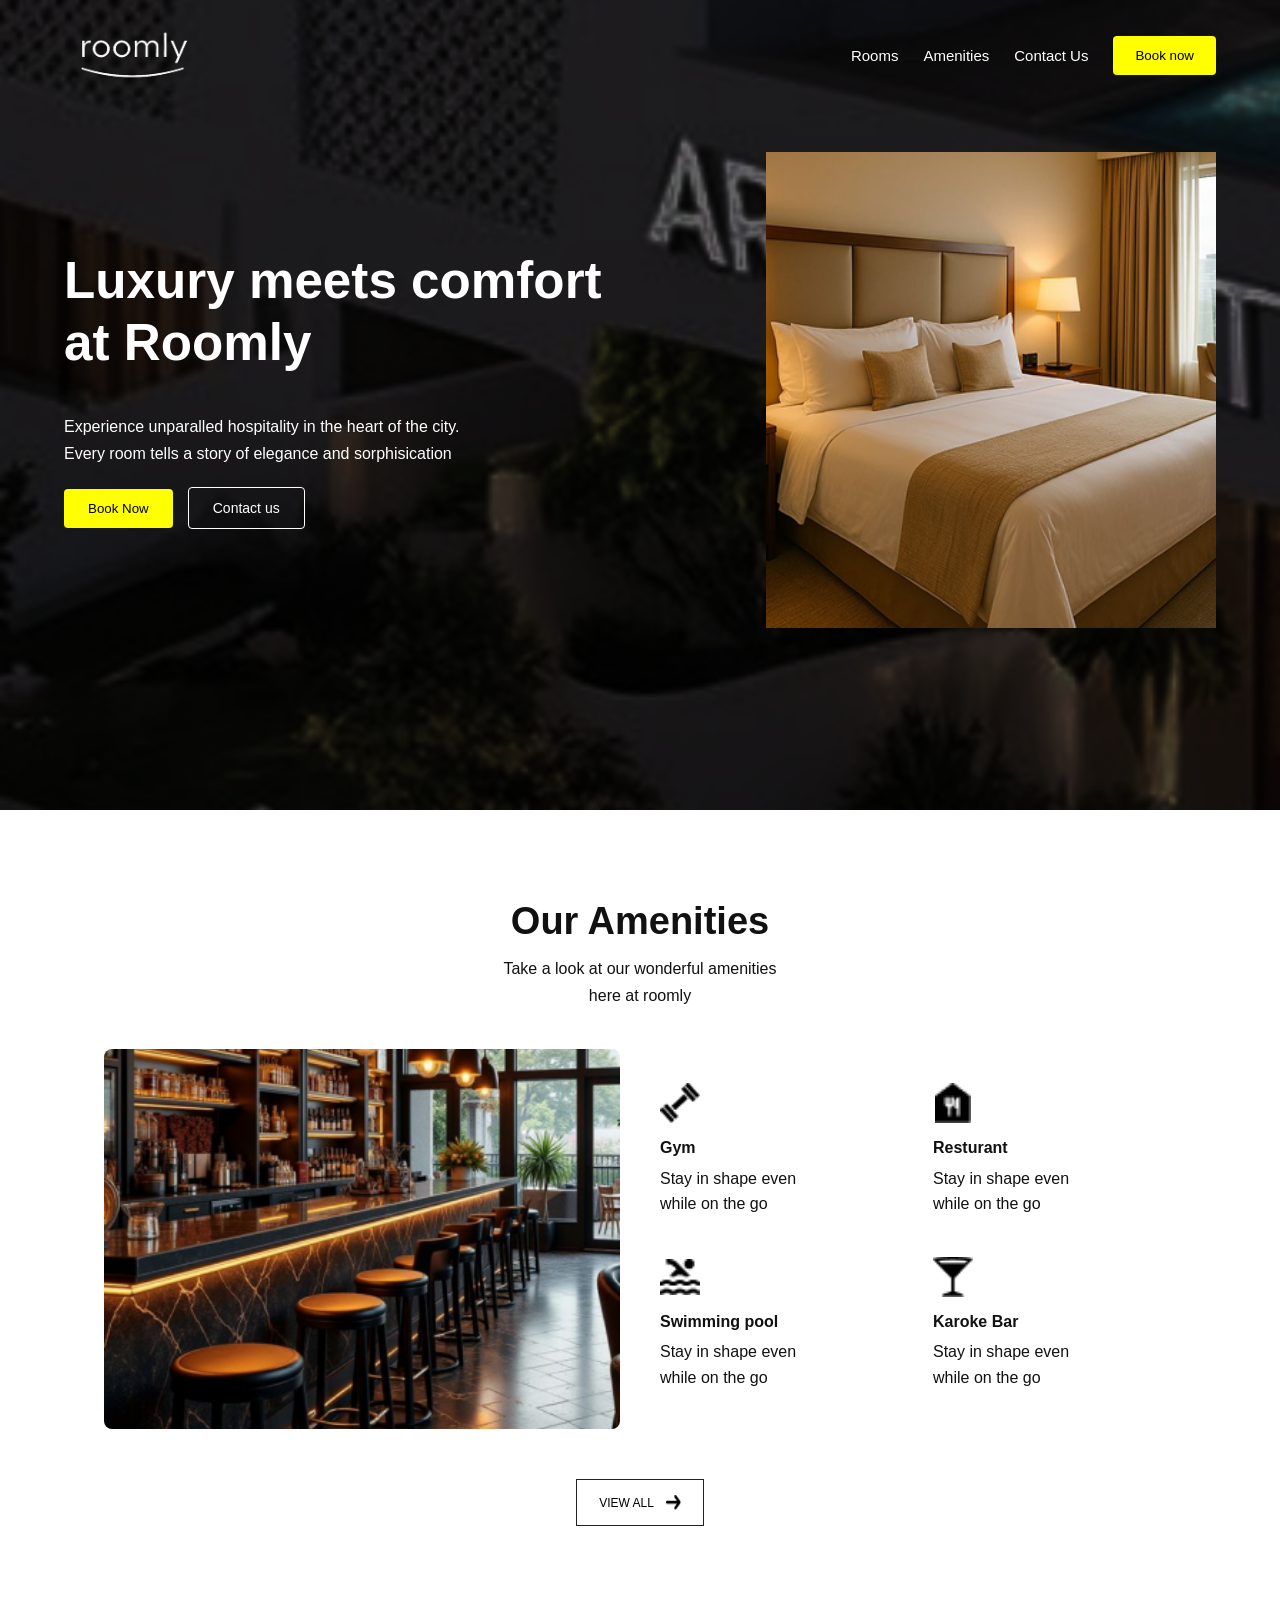
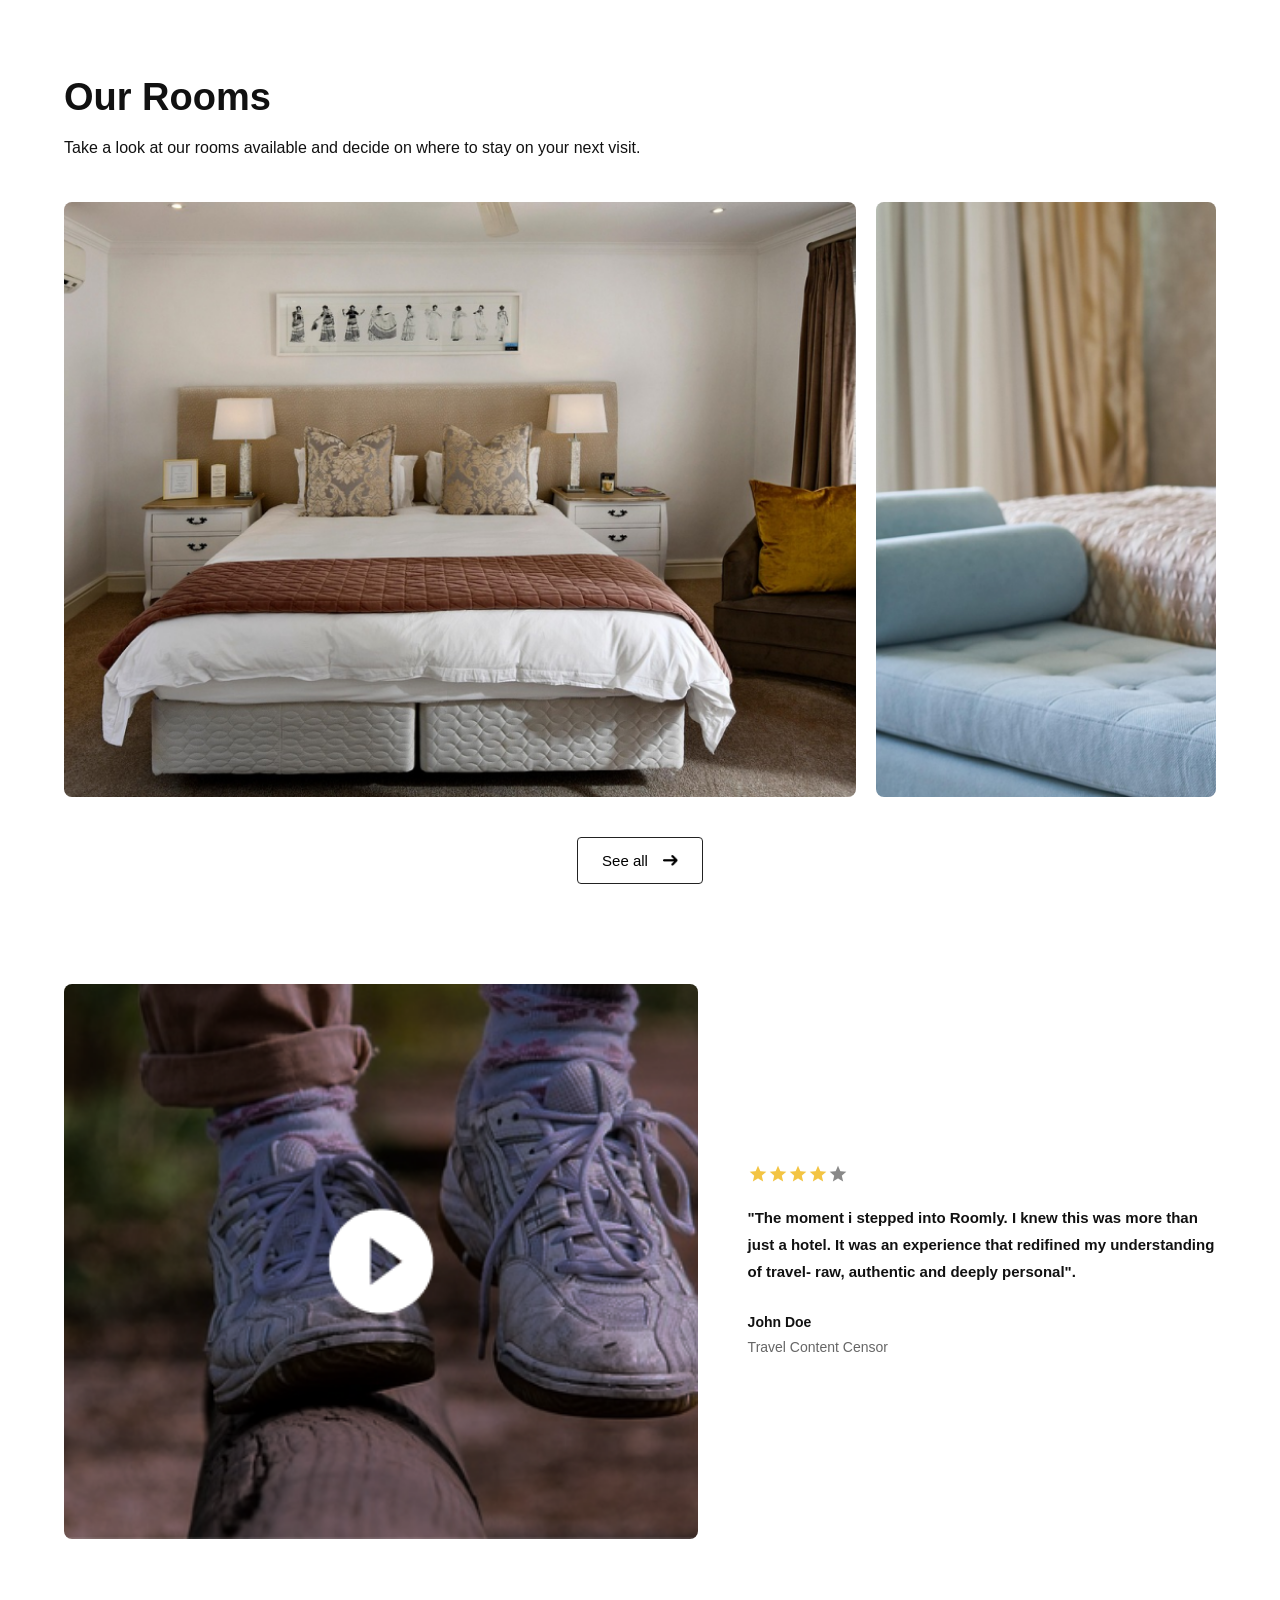
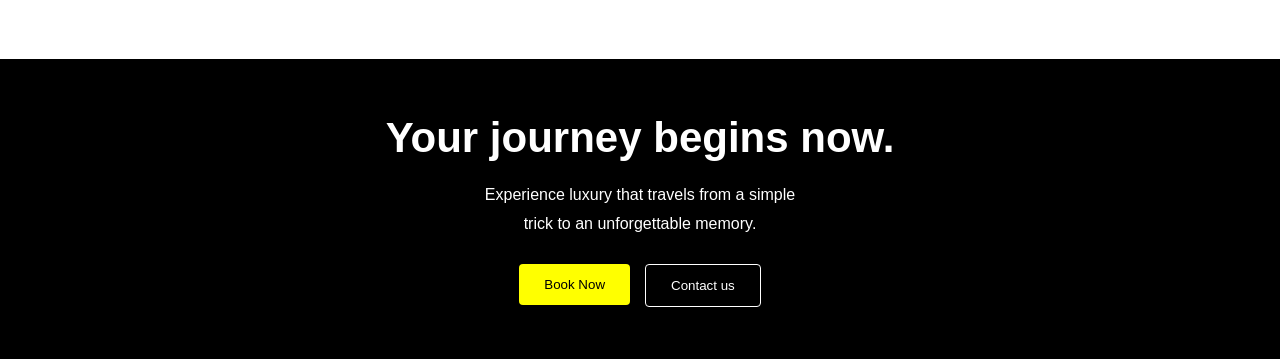
<file: index.html>
<!DOCTYPE html>
<html lang="en">
<head>
    <meta charset="UTF-8">
    <meta name="viewport" content="width=device-width, initial-scale=1.0">
    <link rel="stylesheet" href="/rough.css">
    <script defer src="rooms.js"></script>
    <title>Roomie</title>
</head>
<body>
<header>
    <div class="big div">
            <img  src="Adobe Express - file (18) 1.png" alt="" class="log"> 
            <img id="open" src="dehaze_24dp_FFF_FILL0_wght400_GRAD0_opsz24 (1).svg" alt="" class="ham">

            <div id="mobileMenue" class="image">
                <nav>
                <li> 
                 <img id="close" class="x" src="x (4).png" alt="">
 
                <a href="rooms.html">Rooms</a>
                <a href="#">Amenities</a>
                <a href="contact.html">Contact Us</a>
                <a class="buss" href="book.html">
                 <button class="book">Book now</button> 
                </li></a>
                </nav>
        </div>  
        </div>
              
    </div>


                    <div class="big">
                        <div class="medium">
                            <h3>Luxury meets comfort at Roomly </h3>

                            <div class="cons">
                                <p class="hps">Experience unparalled hospitality in the heart of the city. Every room tells a story of elegance and sorphisication</p>

                                <div class="btn">
                                   <a class="buss" href="book.html">
                                    <button class="now">Book Now</button>
                                    </a>
                                 <a href="coni" href="contact.html">
                                    <button class="contact">Contact us</button>
                                 </a>
                                </div>
            
                            </div>
                        </div>
    
                                <div class="ims">
                              <img src="Rhema Images/e630db9e931df9ea09a6090cf5dbfa89 1.png" alt="" class="img">   
                                </div>
              </div>
                      <div class="imms">
                              <img src="Rhema Images/e630db9e931df9ea09a6090cf5dbfa89 1.png" alt="" class="img">   
                                </div>
                         
                      

    
</header> 
<main>
    <div>
        <div class="amy">
         <h2>Our Amenities</h2>
        <p>Take a look at our wonderful amenities<br>
            here at roomly</p>
        </div>

      <div class="pgg"> 
            <div class="pg">
         <img src="Rhema Images/Mask group.png" alt="" class="pngs" >
        
        </div>
        

          <div class="bb">
            <div class="contain">
              <div class="alt">
                        <div >
                    <img src="Rhema Images/Vector.png" alt="">
                     <p><b>Gym</p></b>
                    <p>Stay in shape even<br> while on the go</p>
                            </div>
                        
                        <div>
                     <img src="Rhema Images/Vector (2).png" alt="" class="pm">
                      <p><b>Resturant</p></b>
                    <p>Stay in shape even<br> while on the go</p>
                     </div>
                </div>
            </div> 

                <div class="secc">
                      <div>
                      <img src="Rhema Images/Vector (3).png" alt="" class="ppp"> 
                      <p class="swim"><b>Swimming pool</p></b>
                      <p class="stays">Stay in shape even<br>while on the go</p>
                      </div>

                      <div>
                    <img src="Rhema Images/Vector (4).png" alt="" class="kara">
                    <p class="bar"><b>Karoke Bar</p></b>
                    <p class="staying">Stay in shape even<br>while on the go</p>
                    </div>
                </div>
          </div>
        </div>

    </div>
    </div>
          </div>
        </div>

                   <div class="view">
        <a class="row" href="rooms.html">
          <button class="all">VIEW ALL
             <img src="Vector.png" alt="">
          </button></a>

             
                   
</main>

<section>
    <div class="our">
        <h5>Our Rooms</h5>
        <p>Take a look at our rooms available and decide on where to stay on your next visit.</p>

        <div class="pp">
     <img src="Rhema Images/Mask group (3).png" alt="" class="sss">
    <img src="Rhema Images/Mask group (4).png" alt="" class="png"> 
    </div>

    <div class="siis">
        <button class="sii">See all
            <img src="Vector.png" alt="" class="pms">
        </button>
    </div>

     <div class="mask">
        <img src="Rhema Images/Mask group (1).png" alt="" >
         <div class="mom">
        <img src="Frame 17.png" alt="" class="frame"> 
        <p><b>"The moment i stepped into Roomly. I knew this was more than just a hotel. It was an experience that redifined my 
            understanding of travel- raw, authentic and deeply personal".<br></p></b>
            <div class="jn">
                <p class="john"><b>John Doe</p></b>
                <p class="ttt">Travel Content Censor</p>
            </div>
        </div>
    </div> 
</section>

<!-- <footer></footer>
    <div class="foot">
            <div class="bigy"> 
                <div class="be">
                 <h3 class="jo"> Your journey begins now. </h3>              <p class="jog">Experience luxury that travels from a simple <br><span class="sims"> trick to an unforgettable memory.</p></span>
                </div>
                <div class="btns">
                <button class="booking">Book Now</button> 
                  <button class="contacts">Contact us</button> 
                  </div>
            </div>
    </div>
</footer> -->
    
<footer>
    <div class="foot">
        <div class="bigy">
            <div class="be">
                <h3 class="jo">Your journey begins now.</h3>

                <p class="jog">
                    Experience luxury that travels from a simple
                    <br>
                    <span class="sims">
                        trick to an unforgettable memory.
                    </span>
                </p>
            </div>
            <a href=""></a>

            <div class="btns">
                <a class="buss" href="book.html">
                <button class="booking">Book Now</button></a>
                <button class="contacts">Contact us</button>
            </div>
        </div>
    </div>
</footer>

     <!-- <div class="big footer">  -->
        <!-- <img src="Adobe Express - file (18) 1.png" alt=""> - -->
       <!-- <p>bb</p>

     </div> 
 </footer>  -->
</body>
</html>
</file>
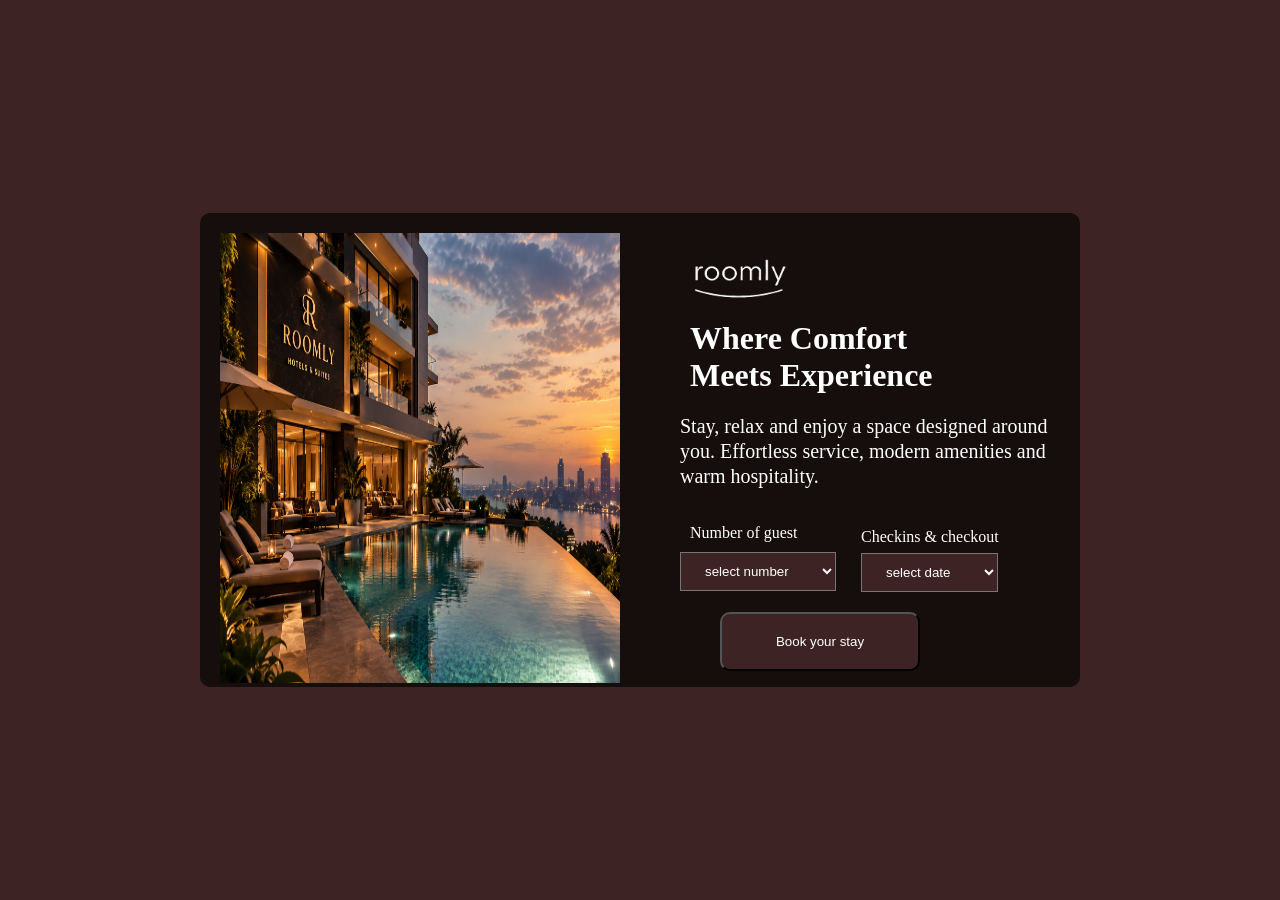
<file: book.html>
<!DOCTYPE html>
<html lang="en">
<head>
    <meta charset="UTF-8">
    <meta name="viewport" content="width=device-width, initial-scale=1.0">
    <link rel="stylesheet" href="book.css">
    <title>Booking</title>
</head>
<body>
    <div class="big">
        <div class="main-div">
            <div class="image-div">
                <img src="Luxurious ROOMLY Poolside at Dusk (1).png" alt="">
            </div>
            <div class="text-div">
                 <img src="Adobe Express - file (18) 1.png" alt="" class="im">
                <div class="me">
                     <h1>Where Comfort Meets Experience</h1>
                <p>Stay, relax and enjoy a space designed around you. Effortless service, modern amenities and warm hospitality.</p>
                </div>
               <div class="big-foot"> 
                 <div class="foot">
                    <p>Number of guest</p> 
                  <select>
                    <option >select number</option>
                    <option value="" >1</option>
                    <option value="">2</option>
                    <option value="">3</option>
                    <option value="">4</option>
                    <option value="">5</option>
                    <option value="">6</option>
                    <option value="">7</option>
                    <option value="">8</option>
                    <option value="">9</option>
                    <option value="">10</option>
                  </select>  
                 </div> 

                 <div class="check">
                    <p>Checkins & checkout</p>
                    <select >
                    <option value="">select date</option>
                    <option value="" >1</option>
                    <option value="">2</option>
                    <option value="">3</option>
                    <option value="">4</option>
                    <option value="">5</option>
                    <option value="">6</option>
                    <option value="">7</option>
                    <option value="">8</option>
                    <option value="">9</option>
                    <option value="">10</option>
                  </select>  
                 </div>
                 
            </div>
            <div class="bt">
                 <button>Book your stay</button>
                 </div>
    </div>
    </body>
</html>
</file>
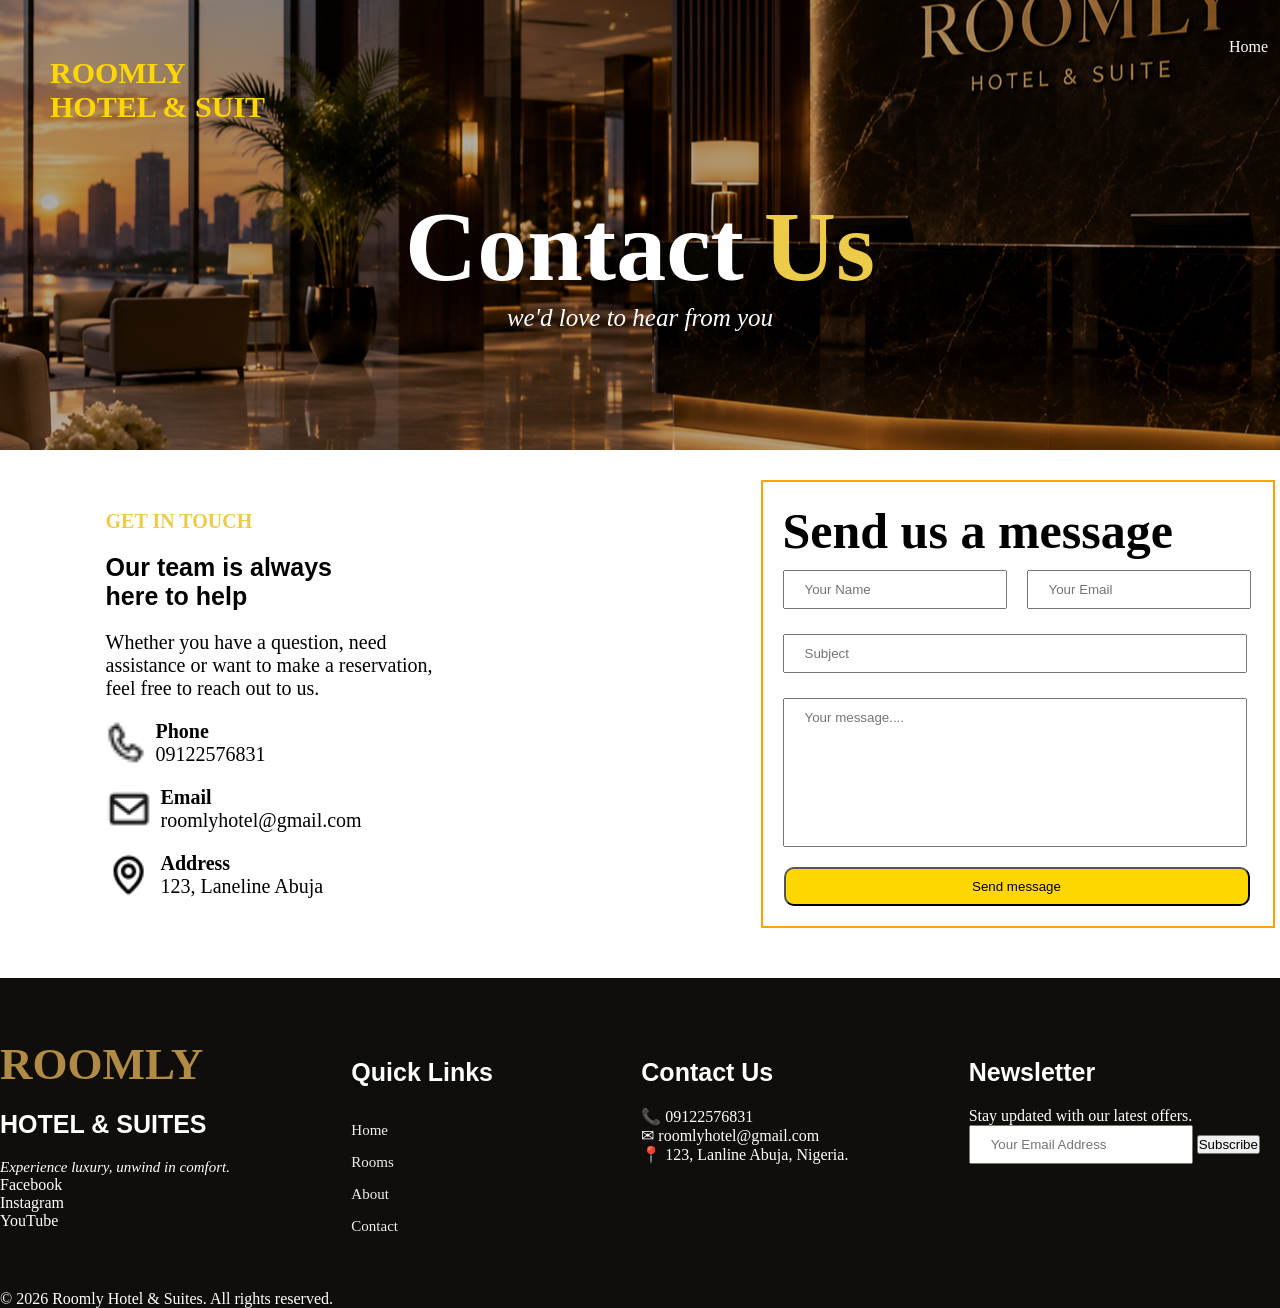
<file: contact.html>
<!DOCTYPE html>
<html lang="en">
<head>
    <meta charset="UTF-8">
    <meta name="viewport" content="width=device-width, initial-scale=1.0">
   <link rel="stylesheet" href="contact.css">
   <script defer src="coni.js"></script>
    <title>Contact Us</title>
</head>
<body>
    <header>
        <nav>
            <h3>ROOMLY HOTEL & SUIT</h3>
            <img id="open" class="ff" src="dehaze_24dp_FFF_FILL0_wght400_GRAD0_opsz24 (1).svg" alt="">
                    
            <div class="lin">
         <img id="open" src="dehaze_24dp_FFF_FILL0_wght400_GRAD0_opsz24 (1).svg" alt="" class="dz"> -->

                <a href="index.html">Home</a>
                <a href="rooms.html">Rooms</a>
                <a href="amenities.html">Amenities</a>
                <a href="contact.html">Contact</a>
            </div>

        </nav>
        <div class="coni">
            <div class="cons">
            <h1>Contact</h1>
            <h2>Us</h2> 
            </div>
           <i><p>we'd love to hear from you</p></i>
        </div>
        </header>

    <main>
        <div class="bigi">
               <div class="txt">
                <h5>GET IN TOUCH</h5>
             <h4>Our team is always here to help</h4>
             <p>Whether you have a question, need assistance or want to make a reservation, feel free to reach out to us. </p>
             <div class="ims">
                
                <img src="phone.png" alt="" class="pn">
                <div class="ph">
                <p><b>Phone</p></b>
                 <p>09122576831</p> 
                </div>
            </div>

            <div class="imss">
                <img src="envelope.png" alt="" class="env"> 
                <div class="phh">
                    <p><b>Email</b></p>
                    <p>roomlyhotel@gmail.com</p>
                 </div> 
            </div>

                 <div class="imma">
                    <img src="location.png" alt="" class="loc">
                    <div>
                        <p><b>Address</b></p>
                        <p>123, Laneline Abuja</p>
                    </div>
                 </div>
            </div>

            <div class="over">
               <div class="new">
                 <h5 class="bb">Send us a message</h5>
                    <div class="in">
                    <input type="text" placeholder="Your Name">
                    <input type="text" placeholder="Your Email">
                </div>
                <div class="in2">
                    <input type="text" placeholder="Subject">
                </div>
                <div class="in3">
                    <input type="text" placeholder="Your message....">
                </div>
                <div class="butt">
                    <button>Send message</button>
                </div>
                  </div>
                 </div>
            </div>
        </div>
    </main>
  <footer class="footer">
    <div class="footer-container">

        <!-- Brand -->
        <div class="footer-brand">
            <h2>ROOMLY</h2>
            <h4>HOTEL & SUITES</h4>
            <p>Experience luxury, unwind in comfort.</p>

            <div class="socials">
                <a href="#">Facebook</a>
                <a href="#">Instagram</a>
                <a href="#">YouTube</a>
            </div>
        </div>

        <!-- Quick Links -->
        <div class="footer-links">
            <h4>Quick Links</h4>
            <a href="index.html">Home</a>
            <a href="#">Rooms</a>
            <a href="#">About</a>
            <a href="#">Contact</a>
        </div>

        <!-- Contact -->
        <div class="footer-contact">
            <h4>Contact Us</h4>
            <p>📞 09122576831</p>
            <p>✉ roomlyhotel@gmail.com</p>
            <p>📍 123, Lanline Abuja, Nigeria.</p>
        </div>

        <!-- Newsletter -->
        <div class="newsletter">
            <h4>Newsletter</h4>
            <p>Stay updated with our latest offers.</p>

            <input type="email" placeholder="Your Email Address">
            <button>Subscribe</button>
        </div>

    </div>

    <div class="copyright">
        <p>© 2026 Roomly Hotel & Suites. All rights reserved.</p>
    </div>
</footer>
</body>
</html>
</file>
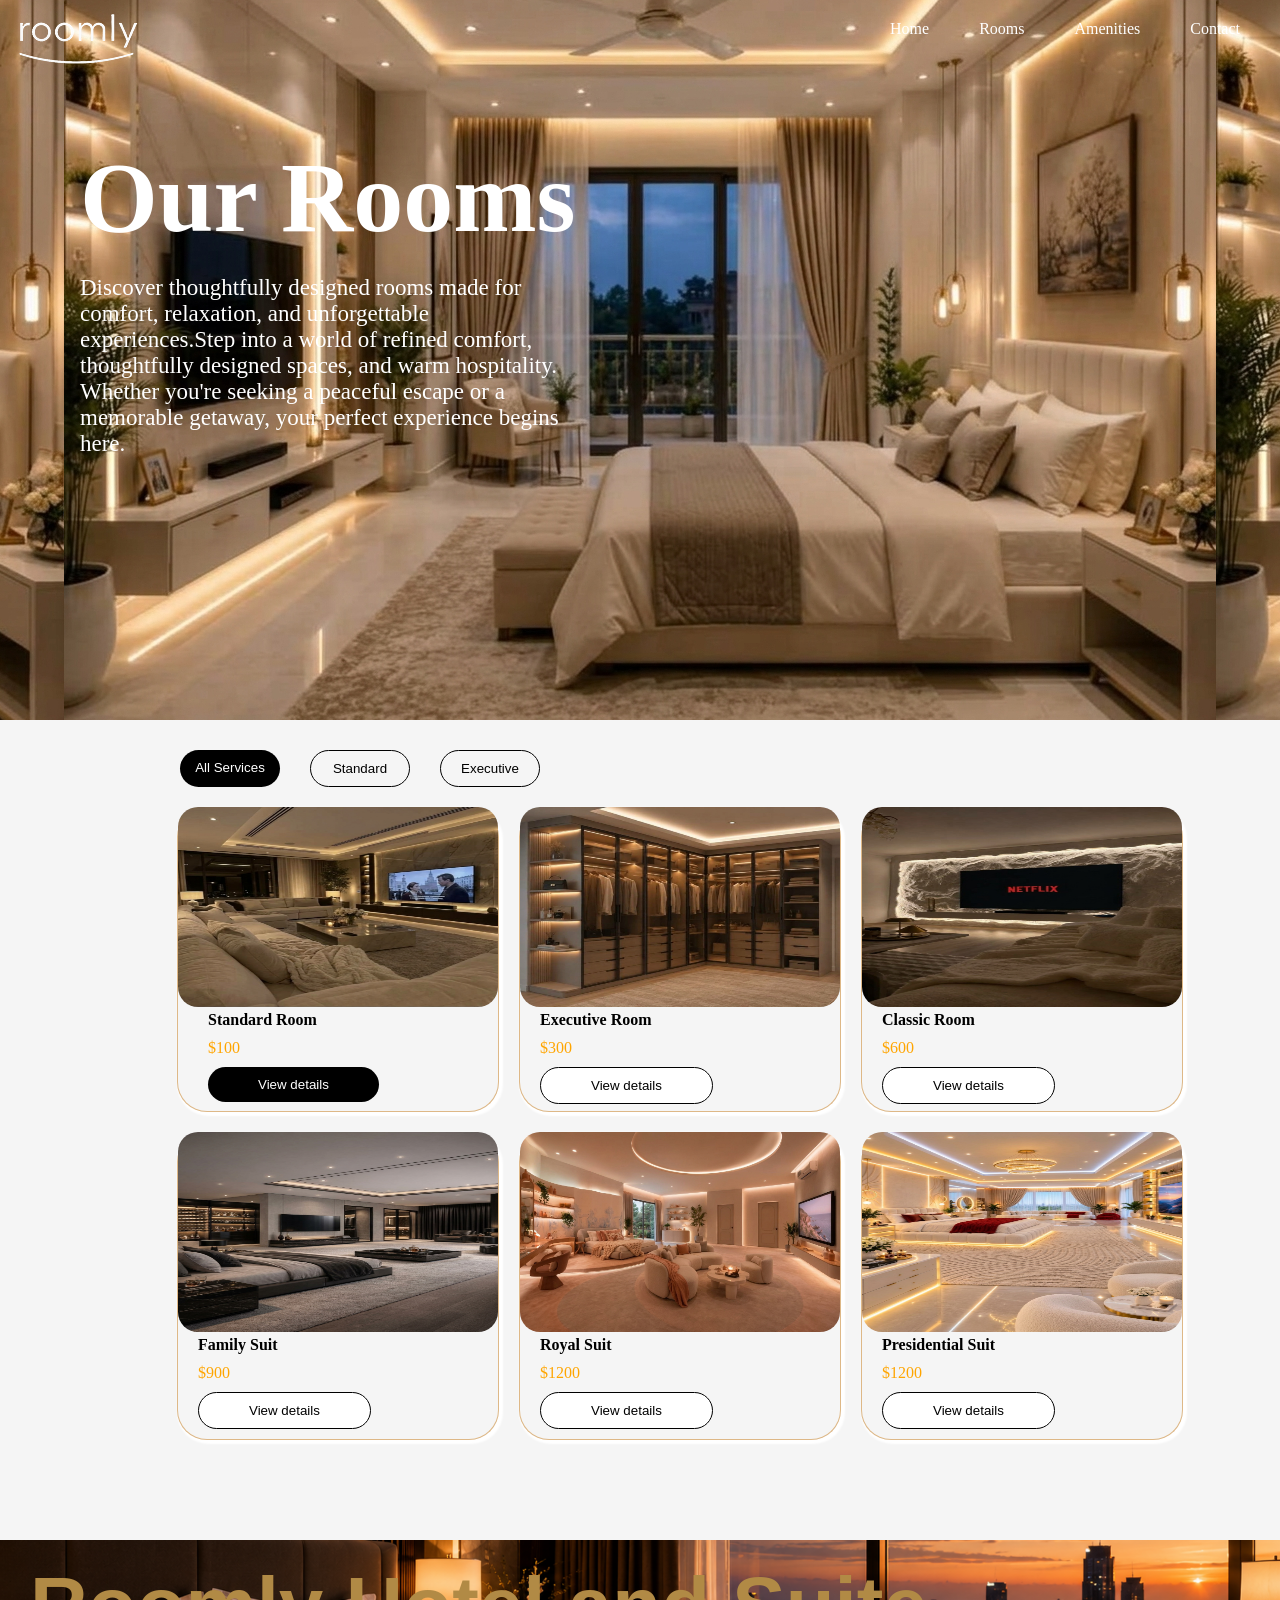
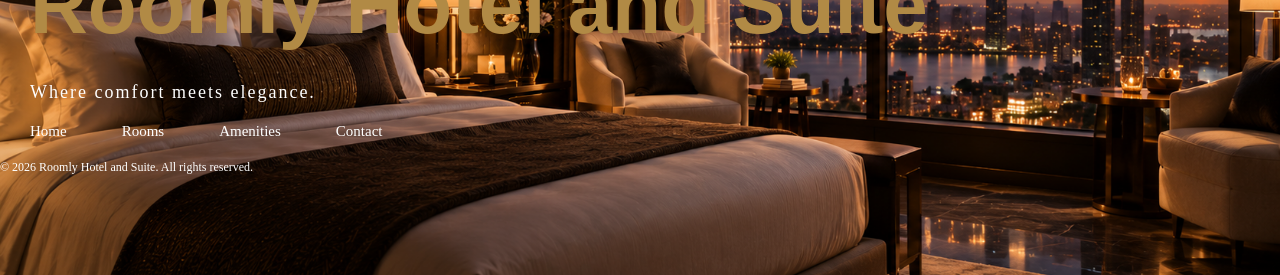
<file: rooms.html>
<!DOCTYPE html>
<html lang="en">
<head>
    <meta charset="UTF-8">
    <meta name="viewport" content="width=device-width, initial-scale=1.0">
    <link rel="stylesheet" href="rooms.css">
    <script defer src="rooms.js"></script>
    <link rel="shortcut icon" href="/Screenshot 2026-11-07 155448.png" type="image/png">
    <title>Rooms</title>
</head>
<body>
<header>
    <div class="lin">
        <img src="Adobe Express - file (18) 1.png" alt="" class="logg">
        <img id="open" src="dehaze_24dp_FFF_FILL0_wght400_GRAD0_opsz24 (1).svg" alt="" class="dz">
        <div id="linkz" class="ser">
          <img id="close" src="x.png" alt="" class="new">
        <a href="index.html">Home</a>
                <a href="rooms.html">Rooms</a>
                <a href="amenities.html">Amenities</a>
                <a href="contact.html">Contact</a>
            </div>
        </div>

        <div class="head">
            <h1>Our Rooms</h1> 
            <div class="p1">
            <p>Discover thoughtfully designed rooms made for comfort, relaxation, and unforgettable experiences.Step into a world of refined comfort, thoughtfully designed spaces, and warm hospitality. Whether you're seeking a peaceful escape or a memorable getaway, your perfect experience begins here.</p>
           
        </div>
        <p class="p2">Discover thoughtfully designed rooms made for comfort, relaxation, and unforgettable experiences.</p>
        </div>
</header>

<main>
      <div class="bby">
       <button class="alls">All Services</button>
      <button class="stan">Standard</button>
       <button class="stan">Executive</button>
       </div>

<div class="imm">
    <div class="sty">
        <div>
            <img src="watermarked_img_4329450347629084498.jpg" alt="" class="ims">
         </div>
         <div class="bor">
            <h4>Standard Room</h4>
             <p>$100</p>
             <button>View details</button>
         </div>
    </div>
    
    <div class="sty">
        <div>
        <img src="watermarked_img_12525340215635745555.jpg" alt="" class="ims">
        </div>

        <div class="bors">
            <h4>Executive Room</h4>
             <p>$300</p>
             <button class="but">View details</button>
         </div>
    </div>

    <div class="sty">
         <div>
         <img src="watermarked_img_11708223894859046112.jpg" alt="" class="ims">
            </div>

             <div class="borss">
            <h4>Classic Room</h4>
             <p>$600</p>
             <button class="but">View details</button>
         </div>
    </div>
</div>

<div class="big">
    <div class="gta">
        <div>
            <img src="watermarked_img_1112925109404267283.jpg" alt="" class="ims">
        </div>

         <div class="bin">
            <h4>Family Suit</h4>
             <p>$900</p>
             <button class="but">View details</button>
         </div>
    </div>

        <div class="pp">
             <div>
             <img src="watermarked_img_6064808980796454610.jpg" alt="" class="ims">
             </div>

             <div class="bins">
                <h4>Royal Suit</h4>
             <p>$1200</p>
             <button class="but">View details</button>
         
             </div>
        </div>

        <div class="binns">
            <div>
                <img src="watermarked_img_3861082885497302920.jpg" alt="" class="ims">
            </div>

            <div class="binn">
                <h4>Presidential Suit</h4>
             <p>$1200</p>
             <button class="but">View details</button>
             </div> 
            </div>
        </div>
</div>
    <footer>
        <div class="foot">
            <h1>Roomly Hotel and Suite</h1>
        <p class="tagline">Where comfort meets elegance.</p>
        </div>
        <div class="footer-links">
            <a href="index.html">Home</a>
            <a href="rooms.html">Rooms</a>
            <a href="#amenities">Amenities</a>
            <a href="#contact">Contact</a>
        </div>

        <p class="copyright">
            &copy; 2026 Roomly Hotel and Suite. All rights reserved.
        </p>
    </div>
</footer>
</div>
</main>
</body>
</html>
</file>
<file: rough.css>
/* =========================
   1. GENERAL STYLES
========================= */
* {
    margin: 0;
    padding: 0;
    box-sizing: border-box;
}

html {
    scroll-behavior: smooth;
}

body {
    width: 100%;
    font-family: Arial, sans-serif;
    overflow-x: hidden;
    color: #111;
}

img {
    max-width: 100%;
    height: auto;
    display: block;
}

button {
    cursor: pointer;
    font-family: inherit;
}

a {
    text-decoration: none;
    color: inherit;
}


/* =========================
   2. HEADER / HERO SECTION
========================= */

header {
    background-image:
        url('Rhema Images/67a96536798ffc75c0629cbfead743b8 1 (1).png');

    background-size: cover;
    background-position: center;
    background-repeat: no-repeat;

    width: 100%;
    min-height: 90vh;
    color: white;
    padding: 20px 5%;
}

/* Navigation and hero containers */

.big {
    display: flex;
    justify-content: space-between;
    align-items: center;
    gap: 30px;
}

header .big.div {
    min-height: 70px;
    gap: 20px;
}

.log {
    width: 140px;
    max-width: 40%;
    object-fit: contain;
}

.navbar {
    display: flex;
    align-items: center;
}

header .image {
    display: block;
}

header li {
    list-style: none;
    display: flex;
    align-items: center;
    justify-content: center;
    gap: 25px;
}
.x{
    display: none;
}
#close{
    display: none;
}
header li a {
    color: white;
    font-size: 15px;
    white-space: nowrap;
}

header li button,
header .book {
    background-color: yellow;
    color: black;
    padding: 12px 22px;
    border: none;
    border-radius: 4px;
    white-space: nowrap;
}

.ham {
    display: none;
    width: 30px;
    height: 30px;
}

/* Hero text and image */

header .big:not(.div) {
    padding-top: 60px;
    align-items: center;
}

.medium {
    flex: 1;
    min-width: 0;
}

header h3 {
    color: white;
    font-size: clamp(32px, 4vw, 56px);
    line-height: 1.2;
    text-align: left;
    padding: 20px 0;
    width: 100%;
    max-width: 650px;
}

.cons {
    display: flex;
    flex-direction: column;
    align-items: flex-start;
    gap: 20px;
    padding: 20px 0;
    color: white;
}

.hps {
    width: 100%;
    max-width: 420px;
    line-height: 1.7;
    padding-bottom: 0;
}

.btn {
    display: flex;
    flex-wrap: wrap;
    align-items: center;
    gap: 15px;
}

.now {
    background-color: yellow;
    color: black;
    padding: 12px 24px;
    border: none;
    border-radius: 4px;
}

.contact {
    font-size: 14px;
    background-color: transparent;
    color: white;
    border: 1px solid white;
    border-radius: 4px;
    padding: 12px 24px;
}

.ims {
    display: flex;
    justify-content: flex-end;
    align-items: center;
    flex: 1;
    min-width: 0;
}

.img {
    width: 100%;
    max-width: 450px;
    object-fit: contain;
}

.imms {
    display: none;
}


/* =========================
   3. AMENITIES SECTION
========================= */

.amy {
    display: flex;
    justify-content: center;
    align-items: center;
    flex-direction: column;
    padding: 90px 20px 40px;
    text-align: center;
    gap: 12px;
}

.amy h2 {
    font-size: clamp(26px, 3vw, 38px);
}

.amy p {
    line-height: 1.7;
}

.pgg {
    display: flex;
    justify-content: center;
    align-items: center;
    gap: 40px;
    width: 100%;
    max-width: 1200px;
    margin: 0 auto;
    padding: 0 5%;
}

.pg {
    flex: 1;
    min-width: 0;
}

.pngs {
    width: 100%;
    height: 380px;
    object-fit: cover;
    border-radius: 8px;
}

.bb {
    flex: 1;
    min-width: 0;
}

.contain {
    display: flex;
    justify-content: center;
    padding-bottom: 35px;
}

.alt,
.secc {
    display: flex;
    justify-content: center;
    gap: 30px;
    width: 100%;
}

.alt > div,
.secc > div {
    flex: 1;
    min-width: 0;
}

.alt img,
.secc img {
    width: 40px;
    height: 40px;
    object-fit: contain;
    margin-bottom: 12px;
}

.alt p,
.secc p {
    line-height: 1.6;
    margin-bottom: 5px;
}

.view {
    padding: 50px 20px 70px;
    display: flex;
    justify-content: center;
}

.all {
    padding: 15px 22px;
    background-color: white;
    border: 1px solid #222;
    display: flex;
    align-items: center;
    justify-content: center;
    gap: 12px;
    font-size: 12px;
}

.all img {
    width: 15px;
    height: 15px;
}


/* =========================
   4. OUR ROOMS SECTION
========================= */

.our {
    padding: 80px 5%;
    max-width: 1300px;
    margin: 0 auto;
}

h5 {
    font-size: clamp(26px, 3vw, 38px);
    margin-bottom: 15px;
}

.our > p {
    max-width: 650px;
    line-height: 1.7;
}

.pp {
    padding-top: 40px;
    display: flex;
    align-items: stretch;
    gap: 20px;
}

.sss {
    width: 70%;
    min-width: 0;
    object-fit: cover;
    border-radius: 8px;
}

.png {
    width: 30%;
    min-width: 0;
    object-fit: cover;
    border-radius: 8px;
}

.siis {
    display: flex;
    justify-content: center;
    padding-top: 40px;
}

.sii {
    display: flex;
    justify-content: center;
    align-items: center;
    gap: 15px;
    padding: 14px 24px;
    background-color: white;
    color: black;
    font-size: 15px;
    border: 1px solid #222;
    border-radius: 4px;
}

.pms {
    width: 15px;
}


/* =========================
   5. TESTIMONIAL SECTION
========================= */

.mask {
    display: flex;
    align-items: center;
    gap: 50px;
    padding-top: 100px;
}

.mask > img {
    width: 55%;
    min-width: 0;
    object-fit: cover;
    border-radius: 8px;
}

.mom {
    display: flex;
    flex-direction: column;
    justify-content: center;
    align-items: flex-start;
    flex: 1;
    min-width: 0;
    font-size: 15px;
    line-height: 1.8;
}

.frame {
    width: 100px;
    height: auto;
    margin-bottom: 20px;
}

.jn {
    padding-top: 25px;
    font-size: 14px;
}

.john {
    font-weight: bold;
}

.ttt {
    color: #666;
}


/* =========================
   6. FOOTER / CALL TO ACTION
========================= */

.foot {
    padding-top: 40px;
}

.bigy {
    display: flex;
    justify-content: center;
    align-items: center;
    flex-direction: column;
    background-color: black;
    color: white;
    min-height: 300px;
    padding: 50px 5%;
    text-align: center;
}

.be {
    display: flex;
    justify-content: center;
    align-items: center;
    flex-direction: column;
    gap: 15px;
    color: white;
}

.jo {
    font-size: clamp(26px, 4vw, 42px);
    line-height: 1.3;
}

.jog {
    line-height: 1.8;
}

.btns {
    display: flex;
    flex-wrap: wrap;
    gap: 15px;
    padding-top: 25px;
    justify-content: center;
}

.booking {
    background-color: yellow;
    color: black;
    padding: 13px 25px;
    border-radius: 4px;
    border: none;
}

.contacts {
    background-color: transparent;
    color: white;
    border: 1px solid white;
    border-radius: 4px;
    padding: 13px 25px;
}


/* =========================
   7. TABLET RESPONSIVENESS
   Tablets: 768px - 1024px
========================= */

@media screen and (max-width: 1024px) {

    header {
        min-height: auto;
        padding: 20px 4%;
    }

    header li {
        gap: 16px;
    }

    header li a {
        font-size: 14px;
    }

    header .big:not(.div) {
        padding-top: 45px;
        gap: 20px;
    }

    header h3 {
        font-size: clamp(30px, 4vw, 42px);
    }

    .img {
        max-width: 380px;
    }

    .pgg {
        gap: 25px;
        padding: 0 4%;
    }

    .pngs {
        height: 320px;
    }

    .alt,
    .secc {
        gap: 18px;
    }

    .our {
        padding: 65px 4%;
    }

    .mask {
        gap: 30px;
        padding-top: 75px;
    }

    .frame {
        width: 85px;
    }
}


/* =========================
   8. MOBILE RESPONSIVENESS
   Phones: 767px and below
========================= */

@media screen and (max-width: 767px) {

    /* Header and navigation */

    header {
        min-height: auto;
        height: auto;
        padding: 18px 5% 35px;
        background-position: center;
    }

    header .big.div {
        min-height: 50px;
        transform: translateY(-20px);
    }

    .log {
        width: 120px;
        max-width: 65%;
    }

    .ham {
        display: block;
        width: 28px;
        height: 28px;
        object-fit: contain;
        margin-left: 30px;
    }
    .x{
        display: flex;
        width: 50%;
        margin-left: 200px;
                transform: translateY(30px);

    }
    .navbar,
    header .image {
        display: none;
    }
    .image{
        display: flex;
        flex-direction: column;
        background-color: transparent;
        padding-top: 0px;
        padding-left: 80px;
        padding-right:110px ;
        width: 250px;
    }
    li{
        display: flex;
        flex-direction: column;
        justify-content: center;
        font-size: 44px;
    }
    
    /* Stack hero text and image */

    header .big:not(.div) {
        display: flex;
        flex-direction: column;
        align-items: center;
        gap: 20px;
        padding-top: 45px;
    }

    .medium {
        width: 100%;
    }

    header h3 {
        width: 100%;
        max-width: 500px;
        font-size: clamp(30px, 7vw, 42px);
        line-height: 1.2;
        text-align: center;
        padding: 10px 0;
        margin: 0 auto;
    }

    .cons {
        align-items: center;
        width: 100%;
        padding: 15px 0;
        gap: 20px;
    }

    .hps {
        width: 100%;
        max-width: 450px;
        text-align: center;
        font-size: 14px;
        line-height: 1.8;
    }

    .btn {
        justify-content: center;
        width: 100%;
        gap: 12px;
    }

    .now,
    .contact {
        padding: 12px 18px;
        font-size: 13px;
    }

    .ims {
        display: none;
    }

    .imms {
        display: flex;
        justify-content: center;
        align-items: center;
        width: 100%;
        padding-top: 10px;
    }

    .imms .img {
        width: 100%;
        max-width: 420px;
        padding: 0;
        object-fit: contain;
    }


    /* Amenities */

    .amy {
        padding: 55px 20px 30px;
    }

    .amy p {
        font-size: 14px;
    }

    .pgg {
        flex-direction: column;
        align-items: center;
        gap: 30px;
        width: 100%;
        padding: 0 5%;
    }

    .pg,
    .bb {
        width: 100%;
        flex: none;
    }

    .pngs {
        width: 100%;
        height: auto;
        max-height: 350px;
        object-fit: cover;
    }

    .contain {
        padding-bottom: 25px;
    }

    .alt,
    .secc {
        gap: 15px;
        align-items: flex-start;
    }

    .alt > div,
    .secc > div {
        flex: 1;
        min-width: 0;
        text-align: center;
    }

    .alt img,
    .secc img {
        width: 35px;
        height: 35px;
        margin: 0 auto 10px;
    }

    .alt p,
    .secc p {
        font-size: 12px;
        overflow-wrap: break-word;
    }

    .view {
        padding: 35px 20px 50px;
    }


    /* Our rooms */

    .our {
        padding: 50px 5%;
        text-align: center;
    }

    .our > p {
        font-size: 14px;
        line-height: 1.8;
    }

    .pp {
        padding-top: 25px;
        gap: 12px;
        width: 100%;
    }

    .sss {
        width: 68%;
        object-fit: cover;
    }

    .png {
        width: 32%;
        object-fit: cover;
    }

    .siis {
        padding-top: 25px;
    }

    .sii {
        font-size: 13px;
        padding: 12px 20px;
    }


    /* Testimonial */

    .mask {
        flex-direction: column;
        align-items: center;
        gap: 25px;
        padding-top: 55px;
    }

    .mask > img {
        width: 100%;
        max-height: 350px;
        object-fit: cover;
    }

    .mom {
        width: 100%;
        flex: none;
        align-items: center;
        text-align: center;
        font-size: 14px;
        line-height: 1.8;
    }

    .frame {
        width: 85px;
        margin: 0 auto 15px;
    }

    .jn {
        padding-top: 20px;
        font-size: 13px;
    }


    /* Footer */

    .foot {
        padding-top: 15px;
    }

    .bigy {
        min-height: auto;
        padding: 50px 6%;
    }

    .be {
        width: 100%;
    }

    .jo {
        font-size: clamp(25px, 6vw, 34px);
    }

    .jog {
        font-size: 13px;
        line-height: 1.8;
    }

    .sims {
        display: inline;
    }

    .btns {
        flex-direction: column;
        align-items: stretch;
        width: 100%;
        max-width: 300px;
        gap: 12px;
    }

    .booking,
    .contacts {
        width: 100%;
        padding: 13px 15px;
    }
}


/* =========================
   9. SMALL MOBILE SCREENS
   Phones: 380px and below
========================= */

@media screen and (max-width: 380px) {

    header {
        padding-left: 4%;
        padding-right: 4%;
    }

    header h3 {
        font-size: 29px;
    }

    .hps {
        font-size: 13px;
    }

    .btn {
        gap: 10px;
    }

    .now,
    .contact {
        padding: 11px 13px;
        font-size: 12px;
    }

    .alt,
    .secc {
        gap: 8px;
    }

    .alt p,
    .secc p {
        font-size: 11px;
    }

    .pp {
        gap: 8px;
    }

    .our {
        padding-left: 4%;
        padding-right: 4%;
    }

    .mask {
        padding-top: 40px;
    }

    .bigy {
        padding: 40px 5%;
    }
}
</file>
<file: book.css>
*{
    margin: 0px;
    padding: 0px;
}
body{
    background-color: rgb(61, 35, 35);
    display: flex;
    justify-content: center;
    align-items: center;
    padding: 0 ;
    width: 100vw;
    height: 100vh;
}
h1{
    color: white;
    padding-top: 10px;
    width: 290px;
    padding-left: 10px;
    /* text-align: center; */
}
.me p{
    font-size: 20px;
    width: 400px;
    color: white;
    line-height: 25px;
    /* text-align: center; */
    display: flex;
    justify-content: center;
    /* border: 1px solid white; */
    padding-top: 20px;
}
.text-div{
    display: flex;
    /* justify-content: center; */
    flex-direction: column;
    padding-left: 60px;
}
.big{
    display: flex;
    justify-content: center;
    align-items: center;  
}
.main-div{
    background-color: rgba(0, 0, 0, 0.637);
    display: flex;
    padding-left: 20px;
    padding-top: 20px;
    /* padding-right: 110px; */
    display: flex;
    justify-content: center;
    align-items: center;
    border-radius: 10px;
}
.im{
    display: flex;
    width: 120px;
    padding-left: -10px;
}
.ims{
    width: 50px;
}
.image-div img{
    width: 400px;
    height: 450px;
}
.foot{
    padding-top: 25px;
    color: white;
}
select{
    padding-left: 20px;
        padding-right: 30px;
        padding-top: 10px;
        padding-bottom: 10px;
        background-color:  rgb(61, 35, 35);
        color: white;

}
.foot p{
    padding: 10px;

}
.big-foot{
    display: flex;
}
.check{
    padding-top: 39px;
    padding-left: 25px;
    color: white;
}
.check p{
    padding-bottom: 7px;
}
 button{
    display: flex;
    justify-content: center;
    align-items: center;
    width: 200px;
    padding-top: 20px;
    padding-bottom: 20px;
    padding-left: 20px;
    padding-right: 20px;
    border-radius: 10px;
    background-color:  rgb(61, 35, 35); 
    color: white;

}

.bt{
    display: flex;
  padding-left: 5px;
    padding-right: 5px;
    width: 270px;
    flex-direction: column;
    margin-top: 20px;
    justify-content: center;
    align-items: center;

}
</file>
<file: contact.css>
*{
    margin: 0;
    padding: 0;
}
a{
    list-style: none;
        text-decoration: none;
    color: white;
    display: flex;

}
h3{
    color: gold;
    padding-top: 120px;
    font-size: 42px;
    position: absolute;
    width: 230px;
    padding-left: 50px;
    padding-bottom: 10px;
    font-size: 30px;
}

.ff{
    display: none;
}

.ff{
    display: none;
}

.lin{
display: flex;
justify-content: end;
/* align-items: center; */
gap: 20px;
padding-top: 60px;
padding-left: 1200px;
}

nav{
    display: flex;
    align-items: center;
    gap: 1050px;
    background-color:Transparent;;
    height: 70px;
    /* position: fixed; */
    top: 0;
    left: 0;
    width: 100%;
}

header{
    display: flex;
    flex-direction: column;
}

header{
        background-image: linear-gradient(rgba(0, 0, 0, 0.3), rgba(0, 0, 0, 0.3)), url("Luxurious Roomly Hotel Lobby at Sunset.png");
    background-position: center;
    background-repeat: none;
    width: 100%;
    height: 50vh;
}
h1{
    font-size: 100px;
    color: white;    
}
.con{
    align-items: center;
    display: flex;
    justify-content: center;
    height: 130vh;
    gap: 20px;
    display: flex;
}
h2{
        color: rgb(236, 203, 72) ;
        font-size: 100px;
}
.coni p{
    font-size: 25px;
    color: white;
    display: flex;
    /* flex-direction: column; */
}
.cons{
    display: flex;
    justify-content: center;
    align-items: center;
    gap: 20px;
}
.coni{
    align-items: center;
    display: flex;
    justify-content: center;
     height: 95vh;
     flex-direction: column;
    
}
h5{
font-size: 20PX;
color:  rgb(236, 203, 72) ;
}
.txt{
    padding-top: 30px;
    padding-left: 50px;
}
.bigi{ 
    display: flex;
     padding-top: 30px;
    padding-left: 50px;
    gap: 250px;
    justify-content: center;

} 
h4{
    padding-top: 20px;
    font-size: 25px;
    width: 250px;
    font-family: 'Franklin Gothic Medium', 'Arial Narrow', Arial, sans-serif;
    padding-bottom: 20px;
}
.txt p{
    /* padding-top: 20px; */
    width: 350px;
    font-size: 20px;
}
.ims{
    padding-top: 20px;
    display: flex;
    padding-bottom: 0px;
    /* flex-direction: column; */
}
.pn{
        width: 40px;
        height: 45px;
        color: gold;
        /* padding-top: 20px; */
        gap: 10px;
        /* background-color:  rgb(134, 117, 117); */
        /* border-radius: 150px; */
/* 1221517559 zenith  */
}
.ims p{
    /* gap: 10px; */
    padding-left: 10px;
    font-size:20px;
}
.ph{
    
    display: flex;
    align-items: center;
    flex-direction: column;
    /* padding-left: 5px; */
}
.env{
    width: 45px;
    height: 45px;
    padding-top: 0px;
    padding-right: 10px;
    
}
.imss{
     padding-top: 20px;
    display: flex;
    padding-bottom: 0px;
   
}
.loc{
    width: 45px;
    padding-right: 10px;
}
.imma{
     padding-top: 20px;
    display: flex;
    padding-bottom: 0px;
}
.over{
    border: 2px solid orange;
    display: flex;
    /* justify-content: end; */
    width: 510px;
    /* padding-left: 270px; */
}
.bb{
    display: flex;
    color: black;
    font-size: 50px;
    padding-left: 20px;
    width: 400px;
    padding-top: 20px;
}
.in{
    display: flex;
    padding-left: 20px;
    padding-top: 10px;
    gap: 20px;
}
input{
    width: 200px;
    padding-top: 10px;
    padding-bottom: 10px;
    
}
:placeholder-shown{
    padding-left: 20px;
}
.in2{
    padding-top: 25px;
    padding-left: 20px;
}
.in2 input{
        width: 440px;

}
.in3{
    padding-top: 25px;
    padding-left: 20px;
}
.in3 input{
    padding-bottom: 120px;
    width: 440px;
}
main button{
    background-color: gold;
    color: black;
    width: 466px;
    padding-top: 10px ;
    padding-bottom: 10px;
    border-radius: 10px;
}
.butt{
    padding-top: 20px;
    display: flex;
    justify-content: center;
        padding-left: 20px;
    padding-bottom: 20px;
}
.footer {
    background: #100e0a;
    color: white;
    padding-top: 60px;
    margin-top: 50px;
}
 */

.roomly-footer {
    background: #111111;
    color: #fff;
    padding: 65px 5% 25px;
    margin-top: 70px;
}

/* Main footer layout */
.footer-container {
    display: grid;
    grid-template-columns: 1.3fr 1fr 1.2fr 1.3fr;
    gap: 40px;
    padding-bottom: 55px;
}

/* Brand */
.footer-brand h2 {
    color: #B18A45;
    font-family: Georgia, serif;
    font-size: 45px;
    margin: 0;
}

.footer-brand h5 {
    color: #B18A45;
    letter-spacing: 3px;
    margin-top: 0;
}

.footer-line {
    width: 180px;
    height: 1px;
    background: #B18A45;
    margin: 20px 0;
}

.footer-brand p {
    font-family: Georgia, serif;
    font-style: italic;
    font-size: 15px;
}

/* Footer headings */
.roomly-footer h3 {
    color: #B18A45;
    font-family: Georgia, serif;
    font-size: 21px;
    margin-bottom: 25px;
}

/* Quick links */
.footer-links {
    display: flex;
    flex-direction: column;
    gap: 15px;
}

.footer-links a,
.footer-social a,
.footer-bottom a {
    color: #eee;
    text-decoration: none;
    font-size: 15px;
    transition: 0.3s;
}

.footer-links a:hover,
.footer-social a:hover,
.footer-bottom a:hover {
    color: #B18A45;
}

/* Social links */
.social-links {
    display: flex;
    flex-wrap: wrap;
    gap: 12px;
}

.social-links a {
    border: 1px solid #B18A45;
    padding: 9px 12px;
    border-radius: 50px;
    font-size: 12px;
}

/* Subscribe */
.footer-subscribe p {
    color: #eee;
    line-height: 1.6;
    margin-bottom: 20px;
}

.footer-subscribe form {
    display: flex;
    background: #fff;
    border-radius: 30px;
    overflow: hidden;
    padding: 4px;
}

.footer-subscribe input {
    width: 100%;
    min-width: 0;
    border: none;
    outline: none;
    padding: 12px;
    font-size: 13px;
}

.footer-subscribe button {
    background: #B18A45;
    border: none;
    border-radius: 50%;
    width: 40px;
    min-width: 40px;
    cursor: pointer;
    font-size: 20px;
}

/* Copyright section */
.footer-bottom {
    border-top: 1px solid #B18A45;
    padding-top: 25px;
    display: flex;
    justify-content: center;
    align-items: center;
    flex-wrap: wrap;
    gap: 25px;
    text-align: center;
}

.footer-bottom p {
    font-size: 14px;
}

.footer-bottom div {
    display: flex;
    gap: 12px;
    align-items: center;
}

.footer-bottom a,
.footer-bottom span {
    font-size: 13px;
}
#open{
    display: none;
}
/* Tablet */
/* @media (max-width: 900px) {
    .footer-container {
        grid-template-columns: repeat(2, 1fr);
        gap: 45px;
    }
} */

/* Mobile */
@media (max-width: 500px) {
    .roomly-footer {
        padding: 45px 7% 20px;
    }

    .footer-container {
        grid-template-columns: 1fr;
        gap: 35px;
        padding-bottom: 35px;
    }

    .footer-brand h2 {
        font-size: 40px;
    }

    .roomly-footer h3 {
        margin-bottom: 18px;
    }

    .footer-bottom {
        flex-direction: column;
        gap: 10px;
    }

    .footer-bottom p {
        line-height: 1.6;
    }
} */ */
</file>
<file: rooms.css>
*{
    margin: 0px;
    padding: 0px;
}

    header{
    background-image: url("watermarked_img_13877595574502235787 (1).jpg");
    width: 100%;
    height: 80vh;
    background-position: center;
    background-repeat: none;

}
.lin{
display: flex;
gap: 30px;
justify-content: space-between;
}
.ser{
    display: flex;
    justify-content: end;
    gap: 50px;
    padding-right: 40px;
    padding-top: 20px;
}
a{
    text-decoration: none;
    color: white;
    display:flex;
}
body{
    background-color:whitesmoke ;
}
.head{
    display: flex;
    padding-left: 80px;
    flex-direction: column;
    padding-top: 60px;
}
#close{
    display: none;
}
h1{
    font-size: 100px;
    color: white;
        padding-bottom: 20px;

}
.p1{
    color: white;
    width: 490px;
    font-size: 23px;
    
}
.p2{
    display: none;
}
.bby{
    display: flex;
    padding-top: 30px;
    gap: 30px;
    justify-content: center;
    transform: translate(-280px);
}
.bby button{
    padding: 10px;
    border-radius: 20px;
    width: 100px;
    cursor: pointer;
    display: flex;
    justify-content: center;
}
.alls{
    color: white;
    background-color: black;
    border: black;
}

.stan{
    background-color: transparent;
    border:1px solid black;
}

.ims{
    width: 320px;
    height: 200px;
    border-radius: 20px;
}
.imm{
    display: flex;
    justify-content: center;
    padding-top: 20px;
    gap: 20px;
    border-radius: 20px;
    padding-left: 80px;
}
.sty{
        border: 1px solid burlywood;
        box-shadow: 2px  2px 2px 2px white;
        border-radius: 30px;
        border-top: none;
}
.bor{
    height: 100px;
    padding-left: 30px;
    border-radius: 10px;
    border-top: none;

}
h4{
    padding-bottom: 10px;
}

.bor p{
    padding-bottom: 10px;
    color: orange;
}

.bor button{
    border: black;
    background-color: black;
    color: white;
    padding-left: 50px;
    padding-right: 50px;
    padding-top: 10px;
    padding-bottom: 10px;
    display: flex;
    justify-content: center;
    border-radius:  20px;
    
}

.bors button{
    background-color: white;
    cursor: pointer;
      padding-left: 50px;
    padding-right: 50px;
    padding-top: 10px;
    padding-bottom: 10px;
    display: flex;
    justify-content: center;
    border-radius:  20px;
    border: 1px solid black;
    
  
}
.bors{
    padding-left: 20px;
}
.bors p{
    padding-bottom: 10px;
    color: orange;
}

.borss{
    padding-left: 20px;
}

.borss button{
    background-color: white;
    cursor: pointer;
      padding-left: 50px;
    padding-right: 50px;
    padding-top: 10px;
    padding-bottom: 10px;
    display: flex;
    justify-content: center;
    border-radius:  20px;
    border: 1px solid black;
}

.borss p{
    padding-bottom: 10px;
    color: orange;
}

.big{
     display: flex;
    justify-content: center;
    padding-top: 20px;
    gap: 20px;
    border-radius: 20px;
    padding-left: 80px;
    padding-bottom: 100px;
}
.gta{
            border: 1px solid burlywood;
        box-shadow: 2px  2px 2px 2px white;
        border-radius: 30px;
        border-top: none;
        width: 320px;
        display: flex;
        justify-content: center;
        flex-direction: column;

}
.bin{
    padding-left: 20px;
}

.bin p{
    padding-bottom: 10px;
    color: orange;
}

.bin button{
    background-color: white;
    cursor: pointer;
      padding-left: 50px;
    padding-right: 50px;
    padding-top: 10px;
    padding-bottom: 10px;
    display: flex;
    justify-content: center;
    border-radius:  20px;
    border: 1px solid black;
    margin-bottom: 10px;
}

.bins{
    padding-left: 20px;
}
.bins p{
    color: orange;
    padding-bottom: 10px;
}
.bins button{
      background-color: white;
    cursor: pointer;
      padding-left: 50px;
    padding-right: 50px;
    padding-top: 10px;
    padding-bottom: 10px;
    display: flex;
    justify-content: center;
    border-radius:  20px;
    border: 1px solid black;

}
.pp{
         border: 1px solid burlywood;
        box-shadow: 2px  2px 2px 2px white;
        border-radius: 30px;
        border-top: none;
        /* width: 320px; */
        display: flex;
        flex-direction: column;
        /* justify-content: center; */
    
}
.binn{
    padding-left: 20px;
}
.binn p{
    color: orange;
    padding-bottom: 10px;
}
.binn button{
    background-color: white;
    cursor: pointer;
      padding-left: 50px;
    padding-right: 50px;
    padding-top: 10px;
    padding-bottom: 10px;
    display: flex;
    justify-content: center;
    border-radius:  20px;
    border: 1px solid black;
}
.binns{
    border: 1px solid burlywood;
        box-shadow: 2px  2px 2px 2px white;
        border-radius: 30px;
        border-top: none;
        display: flex;
        flex-direction: column;
    
}

footer{
    background-image: url("Luxury Bedroom Overlooking the City at Dusk.png");
    background-position: center;
    width: 100%;
    height: 35vh;
    padding-top: 20px;
}

footer h1{
    font-size: 80px;
        font-family: Arial, sans-serif;
     /* width: 430px; */
    color: #B18A45;
   }
   .foot{
     padding-left: 30px;

   }
   
footer {
    background-size: cover;
    background-repeat: no-repeat;
    color: white;
    position: relative;
}

.tagline {
    color: white;
    font-size: 18px;
    letter-spacing: 2px;
    padding-top: 10px;

}

.footer-links {
    display: flex;
    gap: 25px;
    margin-top: 20px;
}

.footer-links a {
    color: white;
    text-decoration: none;
    font-size: 15px;
    transition: 0.3s;
    padding-left: 30px;
}

.footer-links a:hover {
    color: #B18A45;
}

.copyright {
    color: white;
    font-size: 12px;
    margin-top: 20px;
}
.dz{
    display: none;
}
.new{
    display: none;
}

@media screen and (max-width: 428px){
    .p2{
        display: flex;
        transform: translateX(-60px);
        color: white;
        font-size: 23px;
        width: 330px;
    }
    .p1{
        display: none;
         text-align: start;
    }
    .head{
        display: flex;
        justify-content: center;
        
    }
    h1{
        font-size: 95px;
        display: flex;
        /* padding-left: -70px; */
        /* padding-top: 10px; */
        text-align: left;
        transform: translateX(-60px);
    }
    
    .ser{
        display: none;
    }
    header{
        background-image: url("watermarked_img_13877595574502235787 (1).jpg");
        background-position: center;
        width: 100%;
        /* height: 70vh; */
        background-repeat: none;
        background-size: cover;
    
    }
    /* .lin img{
        display: flex;
        width: 10% ;
        height: 70px;
        padding-top: 15px;
    } */
    .logg{
        width: 110px;
        height: 70px;
        padding-top: 20px;
    }
    main .imm{
        display: flex;
        flex-direction: column;
        justify-content: center;
        transform: translatex(-40px);
        width: 320px;
    }
    main .imm button{
                margin-bottom: 10px;

    }
    main .big{
        display: flex;
        flex-direction: column;
          transform: translatex(-40px);
            width: 320px;

        }
    .bor{
        display: flex;
        flex-direction: column;
    }
    .bor button{
        width: 70%;
    }
    main .bby{
    padding-left: 30px;
    transform: translatex(-20px);
    }

    main{
        display: flex;
        flex-direction: column;
    }
    .big button {
        margin-bottom: 20px;
    }
    footer{
        display: flex;
        flex-direction: column;
        
    }
    footer h1{
        padding-left: 65px;
        font-size: 30px;
    }
    .dz{
        display: block;
        height: 20%;
        padding-top: 45px;
        padding-right: 30px;
        width: 40px;
    }
    .active{
        display: flex;
        background-color: black ;
        flex-direction: column;
        gap: 10px;
        width: 50%;
        padding: 20px;
        text-align: center;
        padding-left: 90px;
        justify-content: center;
        margin-top: 20px;
        /* margin-right: 30px; */
        /* align-items: center; */
    }
    .new{
        display: block;
        width: 10%;
        height: 20px;
        justify-content: end;
        padding-left: 120px;
        padding-top: 30px;
    }
}
</file>
